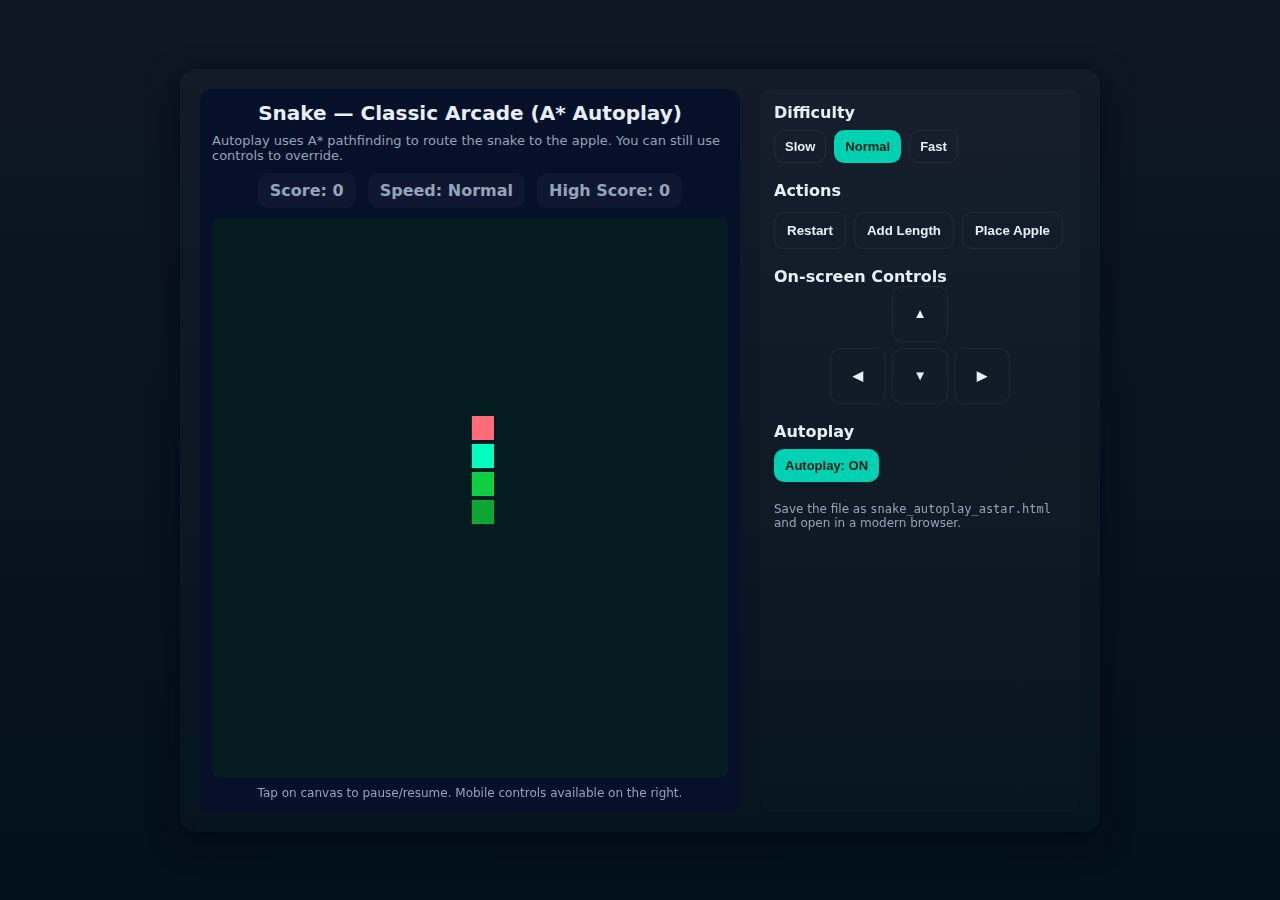
<file: snake.html>
<!doctype html>
<html lang="en">
<head>
  <meta charset="utf-8" />
  <meta name="viewport" content="width=device-width,initial-scale=1" />
  <title>Snake — HTML/CSS/JS Game (A* Autoplay)</title>
  <style>
    /* -------------------------------
       Color Variables (Easy Editing)
    -------------------------------- */
    :root {
      --bg: #0f1724;        /* Background gradient top */
      --panel: #071029;     /* Card / side panel background */
      --accent: #00d1b2;    /* Button highlight color */
      --danger: #ff4d6d;    /* Danger color (unused) */
      --muted: #94a3b8;     /* Light gray text */
    }
    
    /* Make all elements calculate size the same way */
    * {
      box-sizing: border-box;
    }
    
    /* Full-screen background + global font */
    html, body {
      height: 100%;
      margin: 0;
      font-family: Inter, system-ui, Segoe UI, Roboto, Arial;
      background: linear-gradient(180deg, var(--bg), #02111b);
      color: #e6eef6;
    }
    
    /* Center the entire game card */
    .wrap {
      min-height: 100%;
      display: flex;
      align-items: center;
      justify-content: center;
      padding: 28px;
    }
    
    /* Main container: left = game, right = control panel */
    .card {
      width: min(920px, 96vw);
      display: grid;
      grid-template-columns: 1fr 320px;
      gap: 20px;
      padding: 20px;
      border-radius: 16px;
      background: linear-gradient(180deg,
                  rgba(255,255,255,0.02),
                  rgba(255,255,255,0.01));
      box-shadow: 0 10px 30px rgba(2, 6, 23, 0.7);
    }
    
    /* On mobile, stack vertically */
    @media (max-width: 880px) {
      .card {
        grid-template-columns: 1fr;
      }
    }
    
    /* The left game stage */
    .stage {
      background: var(--panel);
      border-radius: 12px;
      padding: 12px;
      display: flex;
      flex-direction: column;
      align-items: center;
    }
    
    /* Game canvas */
    canvas {
      background: linear-gradient(180deg, #05202b, #02131a);
      border-radius: 8px;
      display: block;
      max-width: 100%;
    }
    
    /* Score / HUD section */
    .hud {
      display: flex;
      gap: 12px;
      align-items: center;
      margin: 10px 0;
    }
    
    /* Small HUD badges */
    .chip {
      background: rgba(255,255,255,0.03);
      padding: 8px 12px;
      border-radius: 10px;
      font-weight: 600;
      color: var(--muted);
    }
    
    /* Right-side controls */
    .controls {
      display: flex;
      flex-direction: column;
      gap: 10px;
    }
    
    /* Control panel background */
    .panel {
      background: linear-gradient(180deg,
                  rgba(255,255,255,0.02),
                  rgba(255,255,255,0.01));
      padding: 14px;
      border-radius: 12px;
    }
    
    /* Headings and text */
    h1 {
      margin: 0 0 8px 0;
      font-size: 20px;
    }
    
    p {
      margin: 0;
      color: var(--muted);
      font-size: 13px;
    }
    
    /* Button groups */
    .buttons {
      display: flex;
      gap: 8px;
      margin-top: 12px;
    }
    
    /* Buttons — simple outline buttons */
    button {
      background: transparent;
      border: 1px solid rgba(255,255,255,0.06);
      padding: 10px 12px;
      border-radius: 10px;
      color: #e6eef6;
      cursor: pointer;
      font-weight: 600;
    }
    
    /* Highlighted button (difficulty or autoplay) */
    button.primary {
      background: var(--accent);
      border-color: transparent;
      color: #012018;
    }
    
    /* Smaller button size */
    .small {
      font-size: 13px;
      padding: 8px 10px;
    }
    
    /* Footer note text */
    .footer {
      margin-top: 10px;
      font-size: 12px;
      color: var(--muted);
    }
    
    /* Arrow control buttons grid */
    .arrow-pad {
      display: grid;
      grid-template-columns: repeat(3, 56px);
      gap: 6px;
      justify-content: center;
    }
    
    /* Arrow buttons */
    .arrow-pad button {
      width: 56px;
      height: 56px;
      display: flex;
      align-items: center;
      justify-content: center;
      border-radius: 10px;
    }
    
    /* Tiny hint text */
    .hint {
      font-size: 12px;
      color: var(--muted);
      margin-top: 8px;
    }
    
    </style>    
</head>
<body>
  <div class="wrap">
    <div class="card">
      <div class="stage">
        <h1>Snake — Classic Arcade (A* Autoplay)</h1>
        <p>Autoplay uses A* pathfinding to route the snake to the apple. You can still use controls to override.</p>

        <div class="hud">
          <div class="chip">Score: <span id="score">0</span></div>
          <div class="chip">Speed: <span id="speedLabel">Normal</span></div>
          <div class="chip">High Score: <span id="best">0</span></div>
        </div>

        <canvas id="c" width="560" height="560"></canvas>
        <div class="hint">Tap on canvas to pause/resume. Mobile controls available on the right.</div>
      </div>

      <div class="panel">
        <div class="controls">
          <div>
            <label style="font-weight:700">Difficulty</label>
            <div style="display:flex;gap:8px;margin-top:8px">
              <button class="small" id="btnSlow">Slow</button>
              <button class="small primary" id="btnNormal">Normal</button>
              <button class="small" id="btnFast">Fast</button>
            </div>
          </div>

          <div style="margin-top:8px">
            <label style="font-weight:700">Actions</label>
            <div class="buttons">
              <button id="btnRestart">Restart</button>
              <button id="btnGrow">Add Length</button>
              <button id="btnCheat">Place Apple</button>
            </div>
          </div>

          <div style="margin-top:8px">
            <label style="font-weight:700">On-screen Controls</label>
            <div class="arrow-pad" role="group" aria-label="arrow keys">
              <div></div>
              <button id="up">▲</button>
              <div></div>
              <button id="left">◀</button>
              <button id="down">▼</button>
              <button id="right">▶</button>
            </div>
          </div>

          <div style="margin-top:8px">
            <label style="font-weight:700">Autoplay</label>
            <div style="margin-top:8px;display:flex;gap:8px">
              <button id="btnAutoplay" class="small primary">Autoplay: ON</button>
            </div>
          </div>

          <div class="footer">Save the file as <code>snake_autoplay_astar.html</code> and open in a modern browser.</div>
        </div>
      </div>
    </div>
  </div>

  <script>
    // --- Config
    const canvas = document.getElementById('c');
    const ctx = canvas.getContext('2d');
    const scoreEl = document.getElementById('score');
    const bestEl = document.getElementById('best');
    const speedLabel = document.getElementById('speedLabel');
    const gridSize = 20; // cells per row/col
    const cell = canvas.width / gridSize; // pixel size

    // Game state
    let snake, dir, apple, running, loopId, tickInterval, score, best;
    let autoplay = true;

    function init(difficulty='normal'){
      snake = [{x:10,y:10},{x:9,y:10},{x:8,y:10}];
      dir = {x:1,y:0};
      placeApple();
      running = true;
      score = 0;
      best = Number(localStorage.getItem('snake_best')||0);
      bestEl.textContent = best;
      setDifficulty(difficulty);
      scoreEl.textContent = score;
      startLoop();
    }

    function setDifficulty(d){
      if(d==='slow'){tickInterval=400;speedLabel.textContent='Slow';highlightButton('btnSlow');}
      else if(d==='fast'){tickInterval=150;speedLabel.textContent='Fast';highlightButton('btnFast');}
      else {tickInterval=250;speedLabel.textContent='Normal';highlightButton('btnNormal');}
      // restart loop with new speed
      if(loopId){clearInterval(loopId);startLoop();}
    }

    function highlightButton(id){['btnSlow','btnNormal','btnFast'].forEach(b=>document.getElementById(b).classList.remove('primary'));
      document.getElementById(id).classList.add('primary');}

    function startLoop(){
      if(loopId) clearInterval(loopId);
      loopId = setInterval(step,tickInterval);
    }

    function placeApple(){
      while(true){
        const ax = Math.floor(Math.random()*gridSize);
        const ay = Math.floor(Math.random()*gridSize);
        if(!snake.some(s=>s.x===ax && s.y===ay)){ apple = {x:ax,y:ay}; break; }
      }
    }

    function step(){ if(!running) return; // compute autoplay direction before advancing
      if(autoplay) computeAutoplayDir();
      advance(); draw(); }

    function advance(){
      const head = {x:snake[0].x+dir.x, y:snake[0].y+dir.y};
      // collisions with walls
      if(head.x<0||head.x>=gridSize||head.y<0||head.y>=gridSize){ gameOver(); return; }
      // collision with self
      if(snake.some(p=>p.x===head.x&&p.y===head.y)){ gameOver(); return; }
      snake.unshift(head);
      // apple
      if(head.x===apple.x && head.y===apple.y){ score+=10; scoreEl.textContent=score; placeApple();
        if(score>best){best=score; localStorage.setItem('snake_best',best); bestEl.textContent=best;}}
      else snake.pop();
    }

    function gameOver(){ running=false; clearInterval(loopId); draw(); }

    // input
    window.addEventListener('keydown',e=>{
      const k=e.key;
      if(k==='ArrowUp'||k==='w'||k==='W') setDir(0,-1);
      if(k==='ArrowDown'||k==='s'||k==='S') setDir(0,1);
      if(k==='ArrowLeft'||k==='a'||k==='A') setDir(-1,0);
      if(k==='ArrowRight'||k==='d'||k==='D') setDir(1,0);
      if(k===' '||k==='Spacebar') toggleRun();
    });

    function setDir(dx,dy){
      // prevent reversing
      if(dir.x===-dx && dir.y===-dy) return;
      dir={x:dx,y:dy};
      // if player sets a direction, disable autoplay temporarily
      // (but keep autoplay toggle button to re-enable)
    }

    document.getElementById('up').addEventListener('click',()=>setDir(0,-1));
    document.getElementById('down').addEventListener('click',()=>setDir(0,1));
    document.getElementById('left').addEventListener('click',()=>setDir(-1,0));
    document.getElementById('right').addEventListener('click',()=>setDir(1,0));

    document.getElementById('btnRestart').addEventListener('click',()=>init());
    document.getElementById('btnGrow').addEventListener('click',()=>{snake.push({...snake[snake.length-1]});});
    document.getElementById('btnCheat').addEventListener('click',()=>placeApple());
    document.getElementById('btnSlow').addEventListener('click',()=>setDifficulty('slow'));
    document.getElementById('btnNormal').addEventListener('click',()=>setDifficulty('normal'));
    document.getElementById('btnFast').addEventListener('click',()=>setDifficulty('fast'));

    const btnAutoplay = document.getElementById('btnAutoplay');
    btnAutoplay.addEventListener('click',()=>{ autoplay = !autoplay; btnAutoplay.classList.toggle('primary'); btnAutoplay.textContent = 'Autoplay: ' + (autoplay? 'ON' : 'OFF'); });

    // pause on tap
    canvas.addEventListener('click',()=>{toggleRun();});
    function toggleRun(){ if(running){ running=false; clearInterval(loopId);} else {running=true; startLoop();} }

    // -------------------- A* PATHFINDING --------------------
    // Returns an array of points from start (exclusive) to goal (inclusive). Each point {x,y}
    function findPathAStar(start, goal, snakeBody){
      const inBounds = (x,y)=>x>=0 && x<gridSize && y>=0 && y<gridSize;
      const key = p=>`${p.x},${p.y}`;
      // obstacles: all snake positions except the tail (since tail will move) - this is a heuristic simplification
      const obstacles = new Set(snakeBody.slice(0,snakeBody.length-1).map(key));
      // if goal is on an obstacle (rare), allow it (we'll walk onto it when tail moves)
      // A* structures
      const open = new Map(); // key -> node {pos,g,f, parentKey}
      const closed = new Set();
      function h(p){ return Math.abs(p.x - goal.x) + Math.abs(p.y - goal.y); }

      const startKey = key(start);
      open.set(startKey, {pos:start, g:0, f:h(start), parent:null});

      while(open.size){
        // pick node in open with lowest f (and lowest g as tiebreaker)
        let currentKey, currentNode;
        for(const [k,node] of open){
          if(!currentNode || node.f < currentNode.f || (node.f===currentNode.f && node.g < currentNode.g)){ currentKey=k; currentNode=node; }
        }
        if(currentNode.pos.x===goal.x && currentNode.pos.y===goal.y){
          // reconstruct path
          const path=[];
          let cur=currentNode;
          while(cur.parent){ path.push(cur.pos); cur = open.get(cur.parent) || null; // parent might be in closed; we'll track parent chain using a separate map instead
            // NOTE: above is fragile; better to store parentKey for every node and use a global cameFrom map
            break; }
          // Because of the fragile above, we'll do a safer reconstruct using cameFrom stored separately
        }

        // move current from open to closed
        open.delete(currentKey);
        closed.add(currentKey);

        const neighbors = [ {x:currentNode.pos.x+1,y:currentNode.pos.y}, {x:currentNode.pos.x-1,y:currentNode.pos.y}, {x:currentNode.pos.x,y:currentNode.pos.y+1}, {x:currentNode.pos.x,y:currentNode.pos.y-1} ];
        for(const n of neighbors){
          if(!inBounds(n.x,n.y)) continue;
          const nk = key(n);
          if(closed.has(nk)) continue;
          // if neighbor is obstacle and not the goal, skip
          if(obstacles.has(nk) && !(n.x===goal.x && n.y===goal.y)) continue;
          const tentative_g = currentNode.g + 1;
          const existing = open.get(nk);
          if(!existing || tentative_g < existing.g){
            open.set(nk, {pos:{x:n.x,y:n.y}, g:tentative_g, f:tentative_g + h(n), parent:currentKey});
          }
        }
      }

      // The above attempt to reconstruct inside loop was avoided; we'll implement a clearer A* now (clean and correct)
      // Clean A* implementation below (separate to avoid messy parent handling above)
      // --- Clean A* ---
      const startK = key(start);
      const goalK = key(goal);
      const closed2 = new Set();
      const gScore = new Map();
      const fScore = new Map();
      const cameFrom = new Map();
      const openSet = new Set();

      gScore.set(startK, 0);
      fScore.set(startK, h(start));
      openSet.add(startK);

      while(openSet.size){
        // find node in openSet with lowest fScore
        let current = null;
        for(const k of openSet){
          if(current===null || ( (fScore.get(k)||Infinity) < (fScore.get(current)||Infinity) ) || ( (fScore.get(k)||Infinity)===(fScore.get(current)||Infinity) && (gScore.get(k)||Infinity) < (gScore.get(current)||Infinity) )) current = k;
        }
        if(current===goalK){
          // reconstruct path
          const path = [];
          let cur = current;
          while(cameFrom.has(cur)){
            const [x,y] = cur.split(',').map(Number);
            path.push({x,y});
            cur = cameFrom.get(cur);
          }
          path.reverse(); // path from start's neighbor ... goal
          return path; // excludes start
        }

        openSet.delete(current);
        closed2.add(current);
        const [cx,cy] = current.split(',').map(Number);
        const neighs = [ [cx+1,cy],[cx-1,cy],[cx,cy+1],[cx,cy-1] ];
        for(const [nx,ny] of neighs){
          if(!inBounds(nx,ny)) continue;
          const nk = nx+','+ny;
          if(closed2.has(nk)) continue;
          if(obstacles.has(nk) && nk !== goalK) continue;
          const tentative_g = (gScore.get(current)||Infinity) + 1;
          if(!openSet.has(nk)) openSet.add(nk);
          else if(tentative_g >= (gScore.get(nk)||Infinity)) continue;
          // this path is best until now
          cameFrom.set(nk, current);
          gScore.set(nk, tentative_g);
          fScore.set(nk, tentative_g + Math.abs(nx - goal.x) + Math.abs(ny - goal.y));
        }
      }

      // no path found
      return null;
    }

    // Choose a safe fallback move (any non-colliding, non-reverse move)
    function safeFallbackDir(){
      const head = snake[0];
      const candidates = [ {x:1,y:0}, {x:0,y:-1}, {x:-1,y:0}, {x:0,y:1} ]; // right, up, left, down preference
      for(const d of candidates){
        if(dir.x===-d.x && dir.y===-d.y) continue; // don't reverse
        const nx = head.x + d.x; const ny = head.y + d.y;
        if(nx<0||nx>=gridSize||ny<0||ny>=gridSize) continue;
        if(snake.some(p=>p.x===nx&&p.y===ny)) continue;
        return d;
      }
      // if nothing safe, return current (will likely collide)
      return dir;
    }

    function computeAutoplayDir(){
      const head = snake[0];
      const path = findPathAStar({x:head.x,y:head.y}, {x:apple.x,y:apple.y}, snake);
      if(path && path.length>0){
        const next = path[0];
        const ndx = next.x - head.x; const ndy = next.y - head.y;
        // prevent reversing just in case
        if(dir.x===-ndx && dir.y===-ndy){ // path asks to reverse (unlikely)
          const fallback = safeFallbackDir(); dir = fallback; return;
        }
        dir = {x:ndx,y:ndy};
      } else {
        // no path found -- try to survive by following the tail or making a safe move
        const fallback = safeFallbackDir(); dir = fallback;
      }
    }

    // drawing
    function draw(){
      // background
      ctx.clearRect(0,0,canvas.width,canvas.height);
      // grid subtle
      ctx.fillStyle = '#041b20';
      ctx.fillRect(0,0,canvas.width,canvas.height);

      // apple
      drawCell(apple.x,apple.y, '#ff6b78');
      // snake
      for(let i=0;i<snake.length;i++){
        const p=snake[i];
        const brightness = 1 - i/snake.length*0.5;
        const g = Math.floor(6+brightness*240);
        const color = i===0? '#00ffbf' : `rgb(${Math.floor(20*brightness)},${g},${Math.floor(80*brightness)})`;
        drawCell(p.x,p.y,color,true);
      }

      // if game over overlay
      if(!running){
        ctx.fillStyle = 'rgba(0,0,0,0.45)';
        ctx.fillRect(0,0,canvas.width,canvas.height);
        ctx.fillStyle = '#fff';
        ctx.font = '28px system-ui';
        ctx.textAlign='center';
        ctx.fillText('Game Over', canvas.width/2, canvas.height/2 - 8);
        ctx.font = '16px system-ui';
        ctx.fillText('Click Restart or tap the canvas to resume', canvas.width/2, canvas.height/2 + 20);
      }
    }

    function drawCell(x,y,fill,withBorder=false){
      const px = x*cell; const py = y*cell;
      ctx.fillStyle = fill;
      ctx.fillRect(px+2,py+2,cell-4,cell-4);
      if(withBorder){ ctx.strokeStyle = 'rgba(255,255,255,0.06)'; ctx.strokeRect(px+2,py+2,cell-4,cell-4); }
    }

    // initialize
    init('normal');
    draw();

    // make canvas responsive
    function resizeCanvas(){
      const maxW = Math.min(window.innerWidth*0.6,560);
      const scale = maxW / 560;
      canvas.style.width = Math.round(560*scale) + 'px';
      canvas.style.height = Math.round(560*scale) + 'px';
    }
    window.addEventListener('resize',resizeCanvas); resizeCanvas();
  </script>
</body>
</html>
</file>
